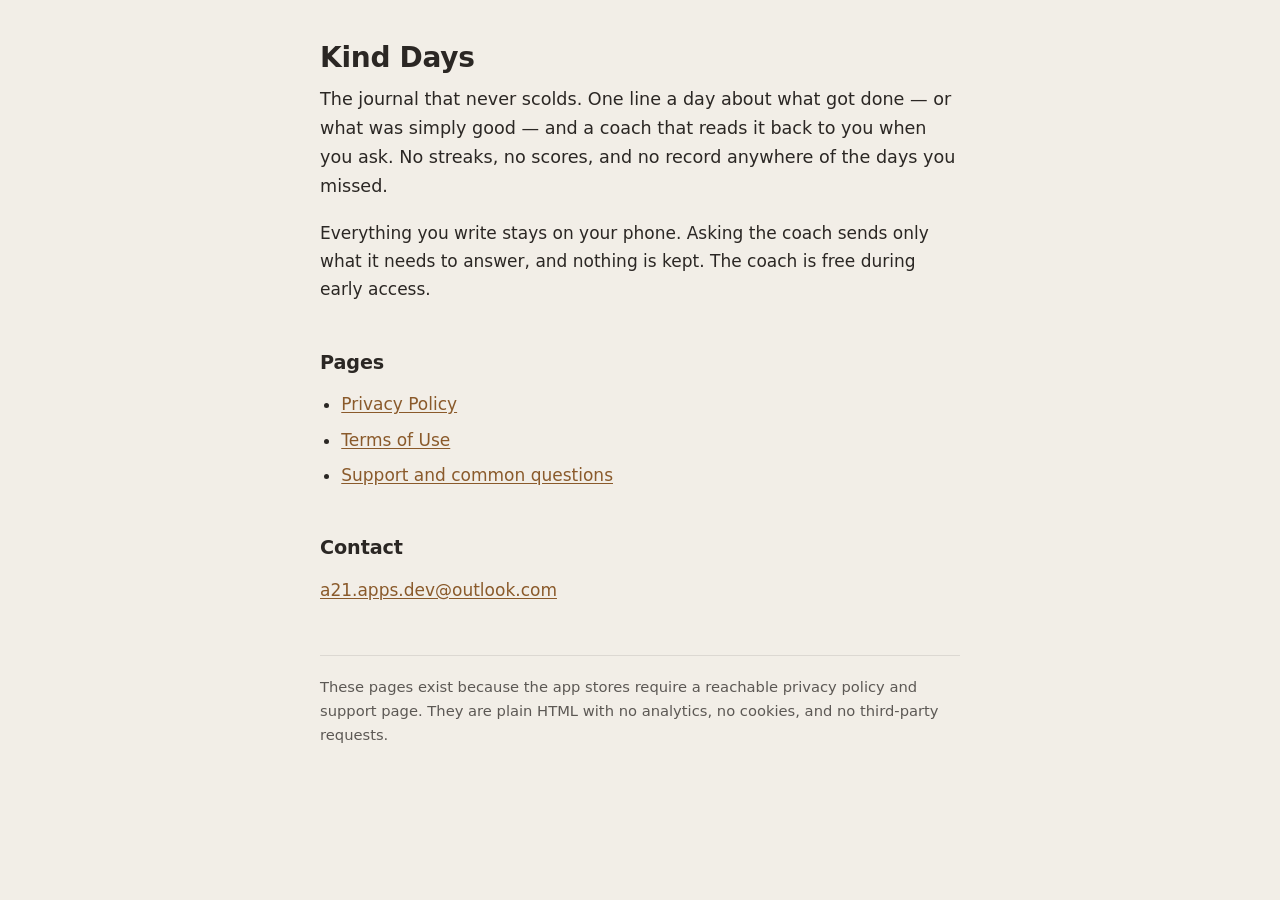
<file: index.html>
<!doctype html>
<html lang="en">
<head>
<meta charset="utf-8">
<meta name="viewport" content="width=device-width, initial-scale=1">
<title>Kind Days</title>
<meta name="description" content="Kind Days — the journal that never scolds, with a coach that remembers. Your data stays on your phone.">
<link rel="stylesheet" href="style.css">
</head>
<body>
<main>

<h1>Kind Days</h1>

<p class="lede">The journal that never scolds. One line a day about what got
done — or what was simply good — and a coach that reads it back to you when
you ask. No streaks, no scores, and no record anywhere of the days you
missed.</p>

<p>Everything you write stays on your phone. Asking the coach sends only what
it needs to answer, and nothing is kept. The coach is free during early
access.</p>

<h2>Pages</h2>

<ul>
  <li><a href="privacy-policy.html">Privacy Policy</a></li>
  <li><a href="terms.html">Terms of Use</a></li>
  <li><a href="support.html">Support and common questions</a></li>
</ul>

<h2>Contact</h2>

<p><a href="mailto:a21.apps.dev@outlook.com">a21.apps.dev@outlook.com</a></p>

<footer>
  These pages exist because the app stores require a reachable privacy policy
  and support page. They are plain HTML with no analytics, no cookies, and no
  third-party requests.
</footer>

</main>
</body>
</html>
</file>
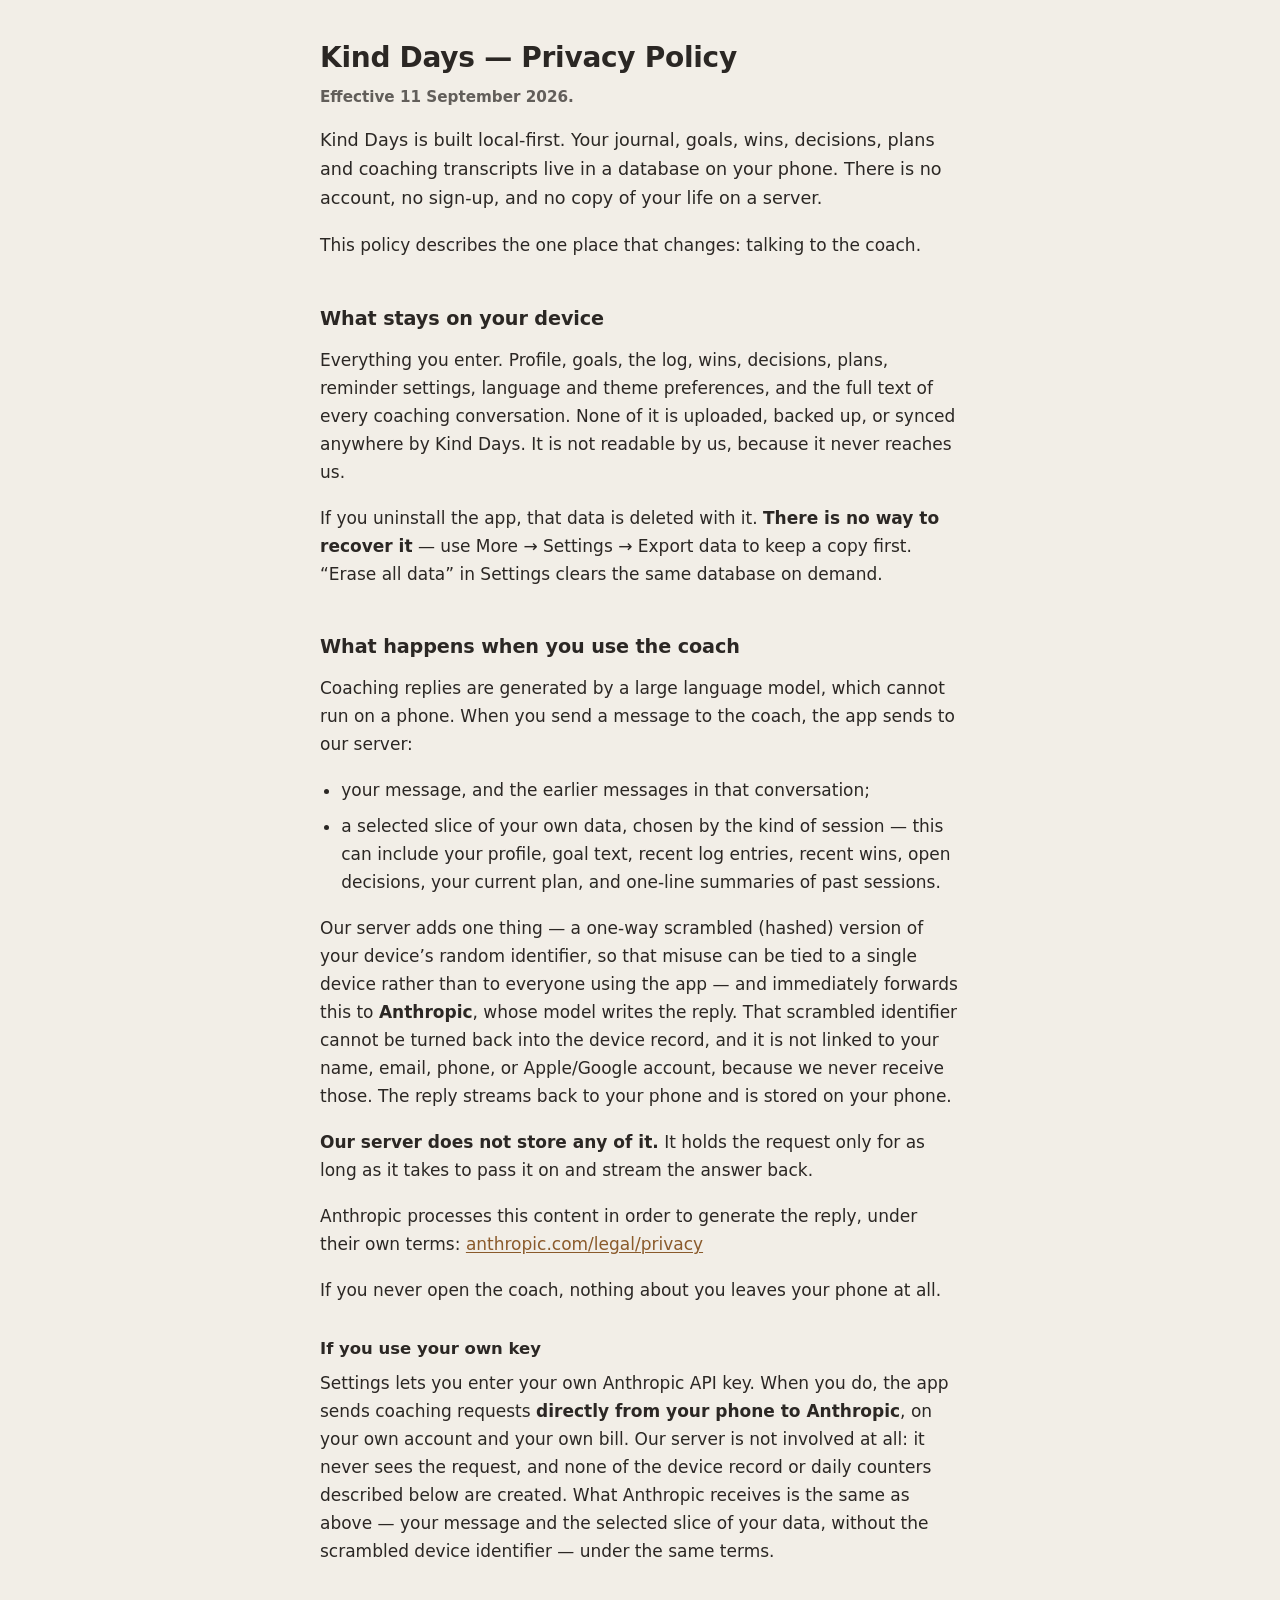
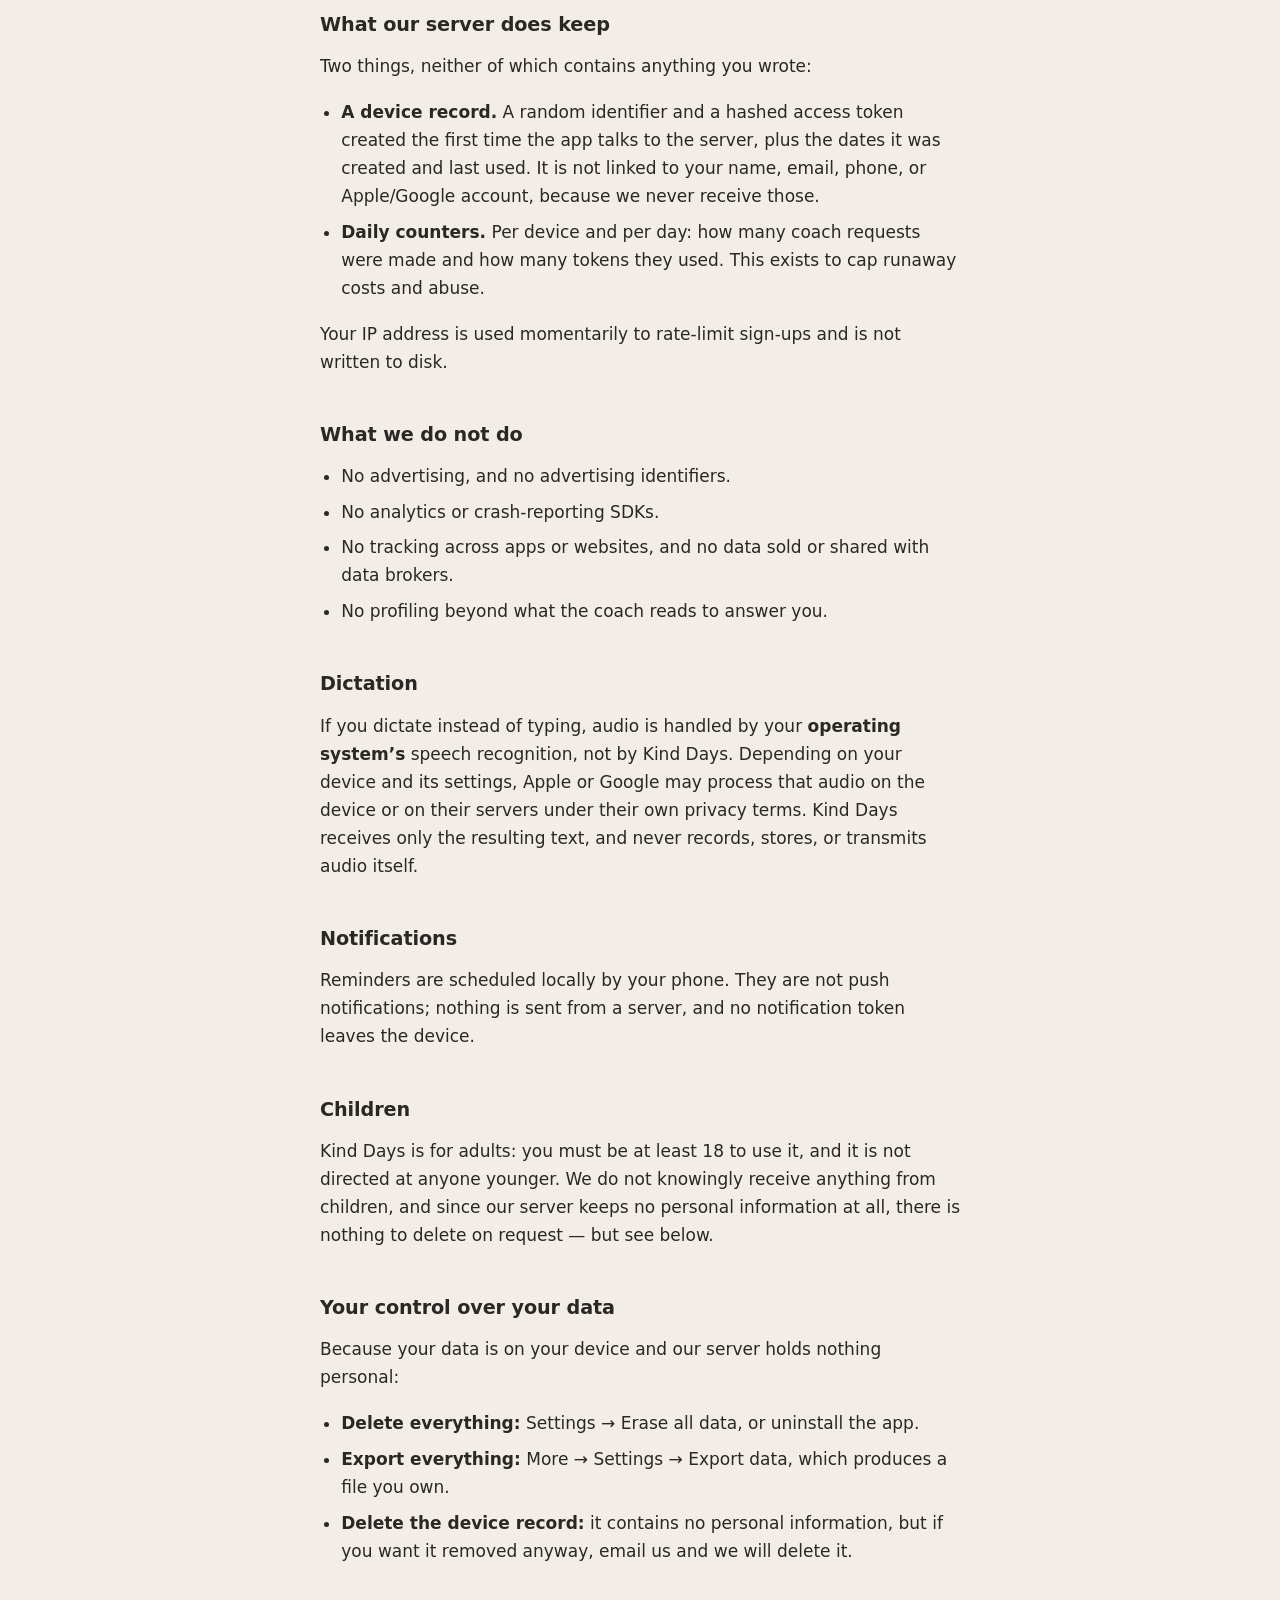
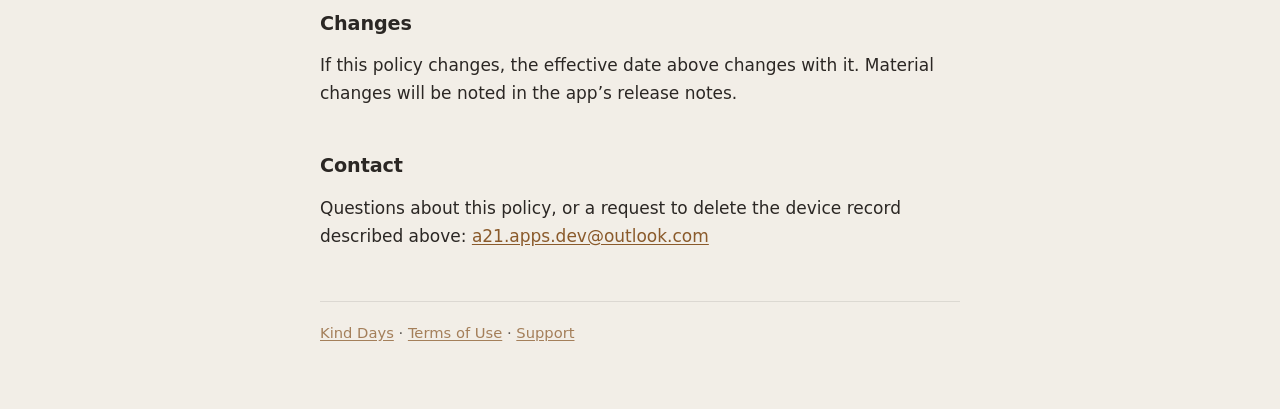
<file: privacy-policy.html>
<!doctype html>
<html lang="en">
<head>
<meta charset="utf-8">
<meta name="viewport" content="width=device-width, initial-scale=1">
<title>Privacy Policy — Kind Days</title>
<meta name="description" content="Kind Days is local-first: your journal, goals and coaching transcripts are stored on your phone, not on a server.">
<link rel="stylesheet" href="style.css">
</head>
<body>
<main>

<h1>Kind Days — Privacy Policy</h1>
<p class="meta"><strong>Effective 11 September 2026.</strong></p>

<p class="lede">Kind Days is built local-first. Your journal, goals, wins,
decisions, plans and coaching transcripts live in a database on your phone.
There is no account, no sign-up, and no copy of your life on a server.</p>

<p>This policy describes the one place that changes: talking to the coach.</p>

<h2>What stays on your device</h2>

<p>Everything you enter. Profile, goals, the log, wins, decisions, plans,
reminder settings, language and theme preferences, and the full text of every
coaching conversation. None of it is uploaded, backed up, or synced anywhere by
Kind Days. It is not readable by us, because it never reaches us.</p>

<p>If you uninstall the app, that data is deleted with it. <strong>There is no
way to recover it</strong> — use More → Settings → Export data to keep a copy first. “Erase all
data” in Settings clears the same database on demand.</p>

<h2>What happens when you use the coach</h2>

<p>Coaching replies are generated by a large language model, which cannot run on
a phone. When you send a message to the coach, the app sends to our server:</p>

<ul>
  <li>your message, and the earlier messages in that conversation;</li>
  <li>a selected slice of your own data, chosen by the kind of session — this
    can include your profile, goal text, recent log entries, recent wins, open
    decisions, your current plan, and one-line summaries of past sessions.</li>
</ul>

<p>Our server adds one thing — a one-way scrambled (hashed) version of your
device’s random identifier, so that misuse can be tied to a single device
rather than to everyone using the app — and immediately forwards this to
<strong>Anthropic</strong>, whose model writes the reply. That scrambled
identifier cannot be turned back into the device record, and it is not linked
to your name, email, phone, or Apple/Google account, because we never receive
those. The reply streams back to your phone and is stored on your phone.</p>

<p><strong>Our server does not store any of it.</strong> It holds the request
only for as long as it takes to pass it on and stream the answer back.</p>

<p>Anthropic processes this content in order to generate the reply, under their
own terms: <a href="https://www.anthropic.com/legal/privacy">anthropic.com/legal/privacy</a></p>

<p>If you never open the coach, nothing about you leaves your phone at all.</p>

<h3>If you use your own key</h3>

<p>Settings lets you enter your own Anthropic API key. When you do, the app
sends coaching requests <strong>directly from your phone to Anthropic</strong>,
on your own account and your own bill. Our server is not involved at all: it
never sees the request, and none of the device record or daily counters
described below are created. What Anthropic receives is the same as above —
your message and the selected slice of your data, without the scrambled device
identifier — under the same terms.</p>

<h2>What our server does keep</h2>

<p>Two things, neither of which contains anything you wrote:</p>

<ul>
  <li><strong>A device record.</strong> A random identifier and a hashed access
    token created the first time the app talks to the server, plus the dates it
    was created and last used. It is not linked to your name, email, phone, or
    Apple/Google account, because we never receive those.</li>
  <li><strong>Daily counters.</strong> Per device and per day: how many coach
    requests were made and how many tokens they used. This exists to cap
    runaway costs and abuse.</li>
</ul>

<p>Your IP address is used momentarily to rate-limit sign-ups and is not written
to disk.</p>

<h2>What we do not do</h2>

<ul>
  <li>No advertising, and no advertising identifiers.</li>
  <li>No analytics or crash-reporting SDKs.</li>
  <li>No tracking across apps or websites, and no data sold or shared with data
    brokers.</li>
  <li>No profiling beyond what the coach reads to answer you.</li>
</ul>

<h2>Dictation</h2>

<p>If you dictate instead of typing, audio is handled by your <strong>operating
system’s</strong> speech recognition, not by Kind Days. Depending on your device
and its settings, Apple or Google may process that audio on the device or on
their servers under their own privacy terms. Kind Days receives only the
resulting text, and never records, stores, or transmits audio itself.</p>

<h2>Notifications</h2>

<p>Reminders are scheduled locally by your phone. They are not push
notifications; nothing is sent from a server, and no notification token leaves
the device.</p>

<h2>Children</h2>

<p>Kind Days is for adults: you must be at least 18 to use it, and it is not
directed at anyone younger. We do not knowingly receive anything from children,
and since our server keeps no personal information at all, there is nothing to
delete on request — but see below.</p>

<h2>Your control over your data</h2>

<p>Because your data is on your device and our server holds nothing personal:</p>

<ul>
  <li><strong>Delete everything:</strong> Settings → Erase all data, or
    uninstall the app.</li>
  <li><strong>Export everything:</strong> More → Settings → Export data, which produces a file
    you own.</li>
  <li><strong>Delete the device record:</strong> it contains no personal
    information, but if you want it removed anyway, email us and we will delete
    it.</li>
</ul>

<h2>Changes</h2>

<p>If this policy changes, the effective date above changes with it. Material
changes will be noted in the app’s release notes.</p>

<h2>Contact</h2>

<p>Questions about this policy, or a request to delete the device record
described above:
<a href="mailto:a21.apps.dev@outlook.com">a21.apps.dev@outlook.com</a></p>

<footer>
  <a href="./">Kind Days</a> · <a href="terms.html">Terms of Use</a> · <a href="support.html">Support</a>
</footer>

</main>
</body>
</html>
</file>
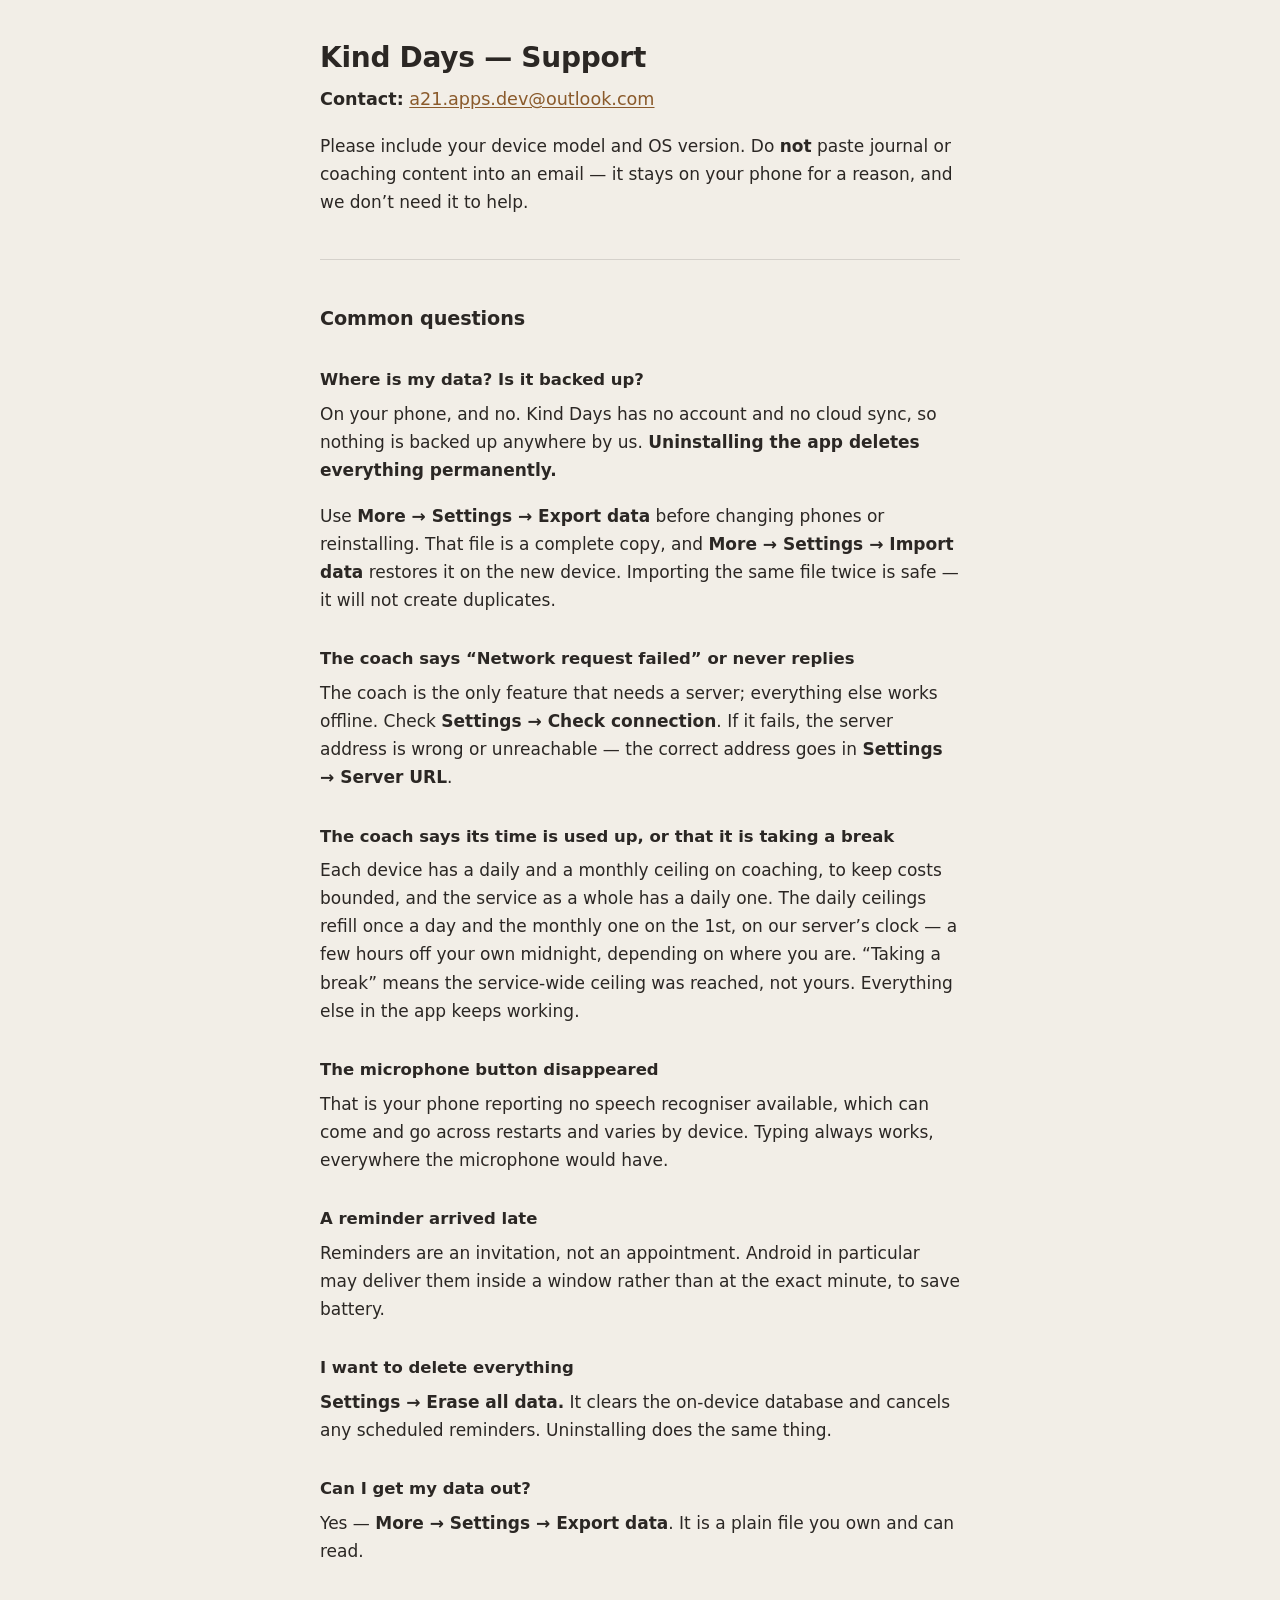
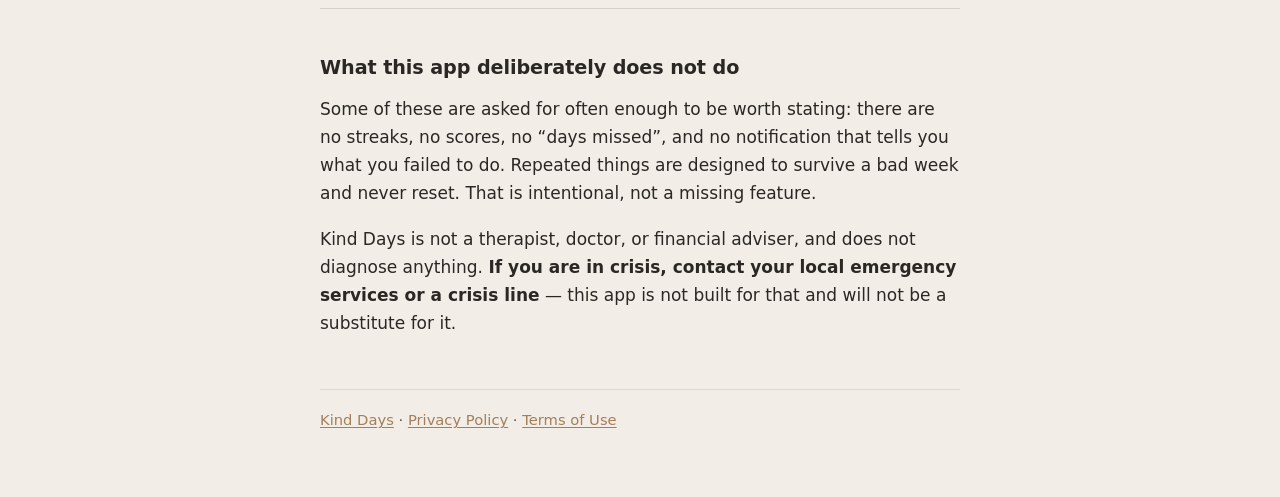
<file: support.html>
<!doctype html>
<html lang="en">
<head>
<meta charset="utf-8">
<meta name="viewport" content="width=device-width, initial-scale=1">
<title>Support — Kind Days</title>
<meta name="description" content="Support and common questions for Kind Days, including where your data lives and how to move it between phones.">
<link rel="stylesheet" href="style.css">
</head>
<body>
<main>

<h1>Kind Days — Support</h1>

<p class="lede"><strong>Contact:</strong>
<a href="mailto:a21.apps.dev@outlook.com">a21.apps.dev@outlook.com</a></p>

<p>Please include your device model and OS version. Do <strong>not</strong>
paste journal or coaching content into an email — it stays on your phone for a
reason, and we don’t need it to help.</p>

<hr>

<h2>Common questions</h2>

<h3>Where is my data? Is it backed up?</h3>

<p>On your phone, and no. Kind Days has no account and no cloud sync, so
nothing is backed up anywhere by us. <strong>Uninstalling the app deletes
everything permanently.</strong></p>

<p>Use <strong>More → Settings → Export data</strong> before changing phones or reinstalling.
That file is a complete copy, and <strong>More → Settings → Import data</strong> restores it on
the new device. Importing the same file twice is safe — it will not create
duplicates.</p>

<h3>The coach says “Network request failed” or never replies</h3>

<p>The coach is the only feature that needs a server; everything else works
offline. Check <strong>Settings → Check connection</strong>. If it fails, the
server address is wrong or unreachable — the correct address goes in
<strong>Settings → Server URL</strong>.</p>

<h3>The coach says its time is used up, or that it is taking a break</h3>

<p>Each device has a daily and a monthly ceiling on coaching, to keep costs
bounded, and the service as a whole has a daily one. The daily ceilings refill
once a day and the monthly one on the 1st, on our server’s clock — a few hours
off your own midnight, depending on where you are. “Taking a break” means the
service-wide ceiling was reached, not yours. Everything else in the app keeps
working.</p>

<h3>The microphone button disappeared</h3>

<p>That is your phone reporting no speech recogniser available, which can come
and go across restarts and varies by device. Typing always works, everywhere
the microphone would have.</p>

<h3>A reminder arrived late</h3>

<p>Reminders are an invitation, not an appointment. Android in particular may
deliver them inside a window rather than at the exact minute, to save
battery.</p>

<h3>I want to delete everything</h3>

<p><strong>Settings → Erase all data.</strong> It clears the on-device database
and cancels any scheduled reminders. Uninstalling does the same thing.</p>

<h3>Can I get my data out?</h3>

<p>Yes — <strong>More → Settings → Export data</strong>. It is a plain file you own and can
read.</p>

<hr>

<h2>What this app deliberately does not do</h2>

<p>Some of these are asked for often enough to be worth stating: there are no
streaks, no scores, no “days missed”, and no notification that tells you what
you failed to do. Repeated things are designed to survive a bad week and never
reset. That is intentional, not a missing feature.</p>

<p>Kind Days is not a therapist, doctor, or financial adviser, and does not
diagnose anything. <strong>If you are in crisis, contact your local emergency
services or a crisis line</strong> — this app is not built for that and will not
be a substitute for it.</p>

<footer>
  <a href="./">Kind Days</a> · <a href="privacy-policy.html">Privacy Policy</a> · <a href="terms.html">Terms of Use</a>
</footer>

</main>
</body>
</html>
</file>
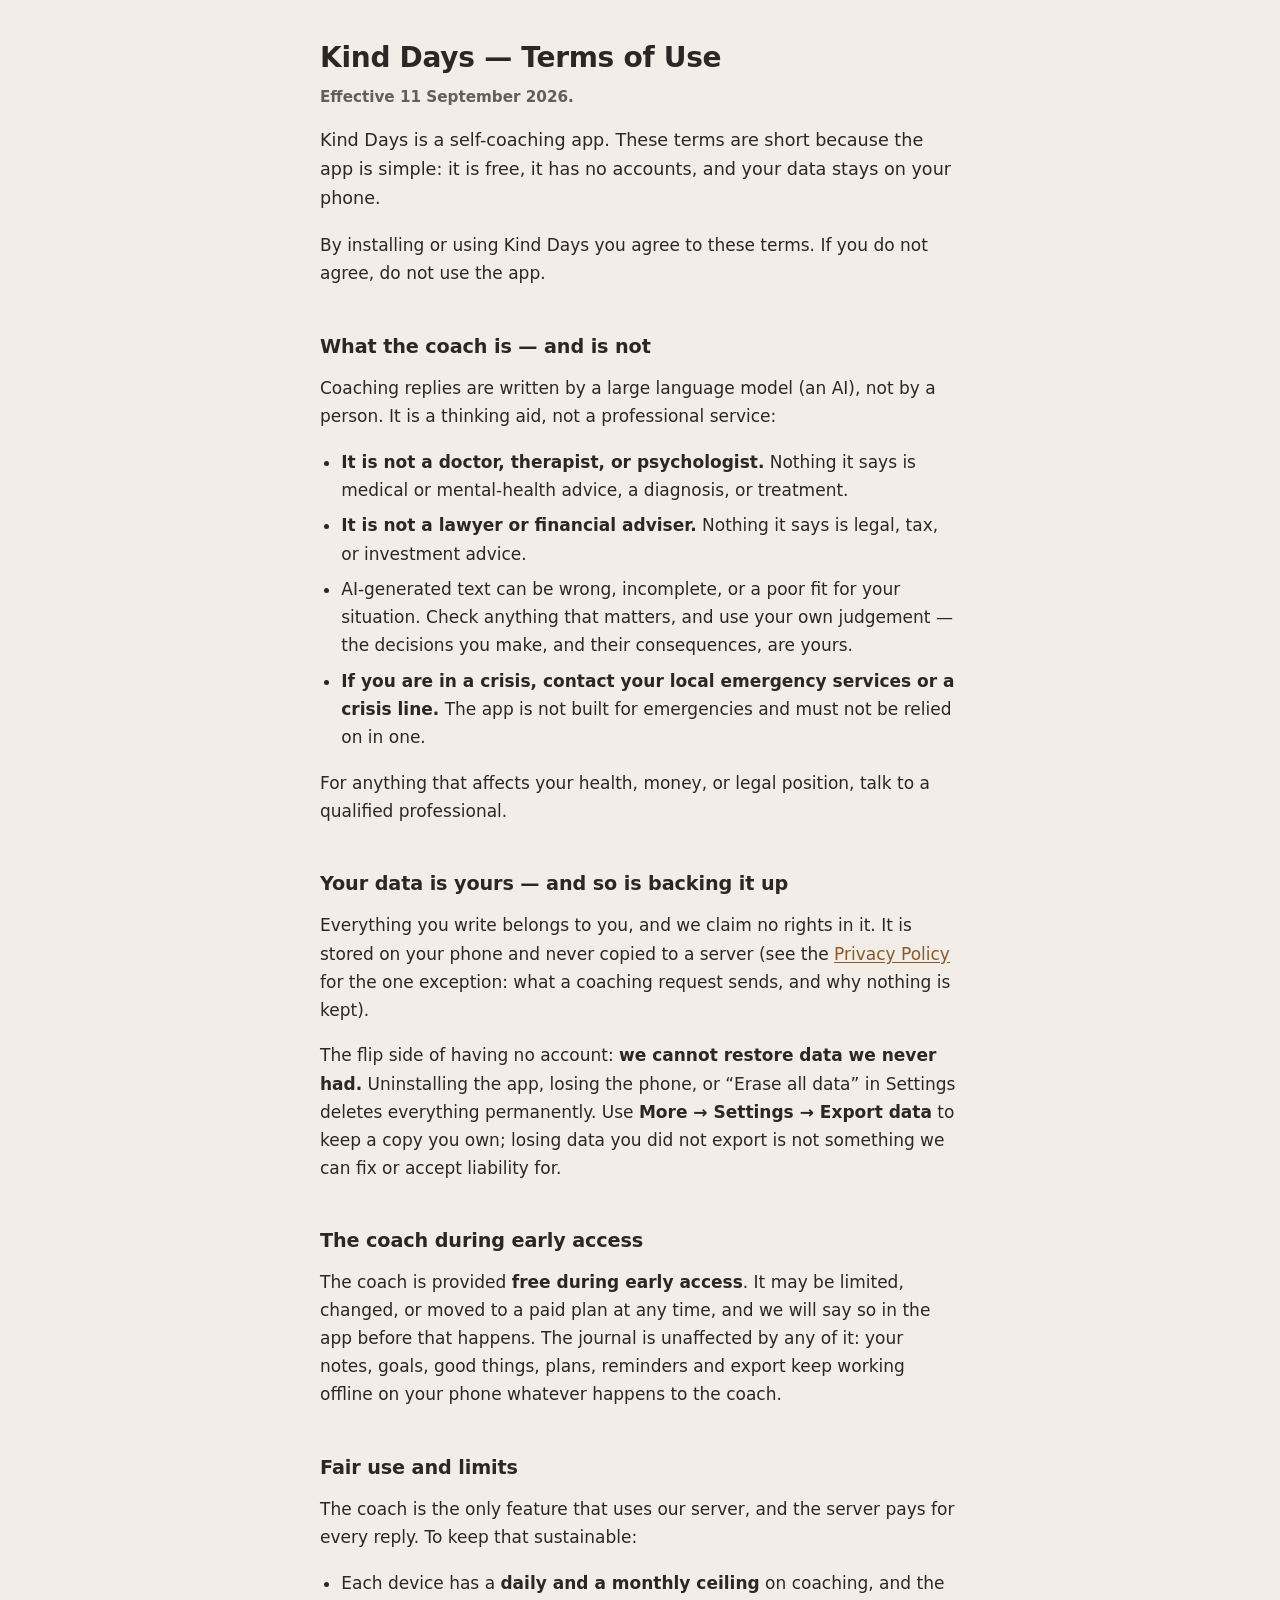
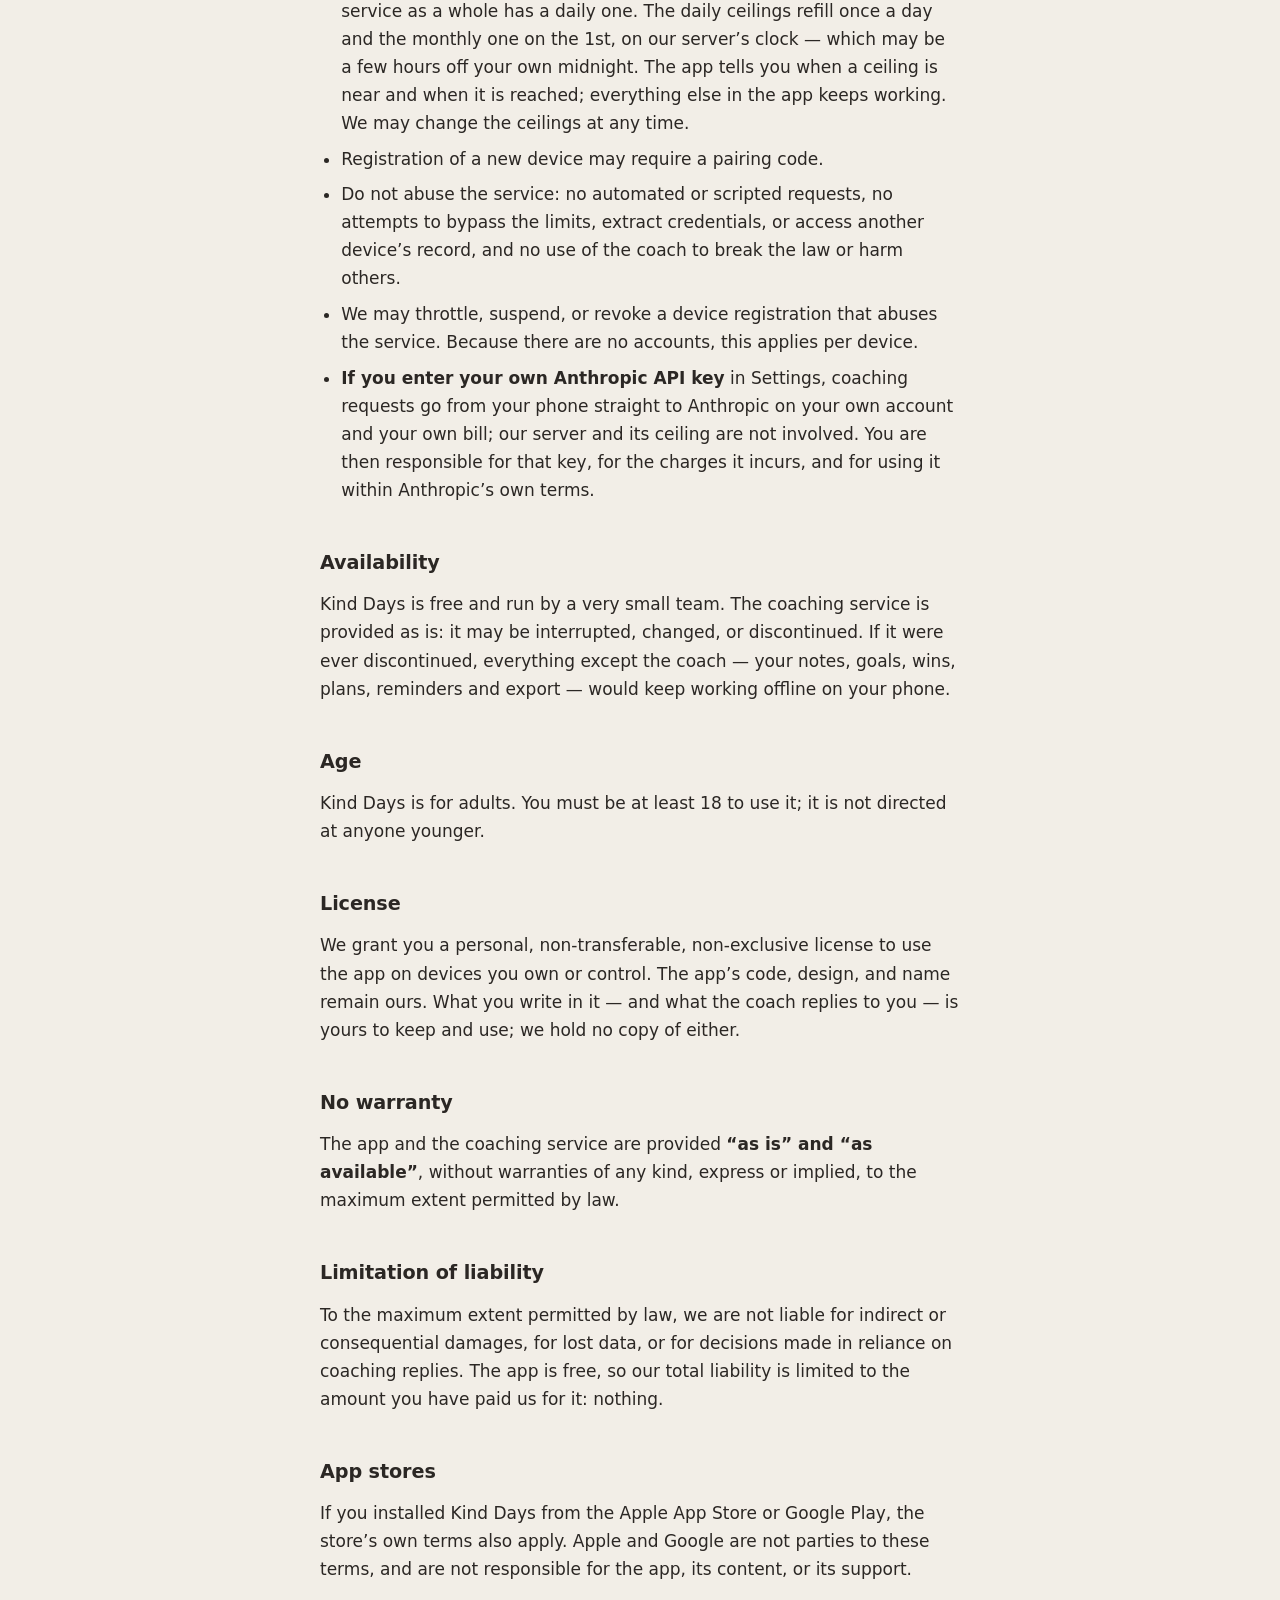
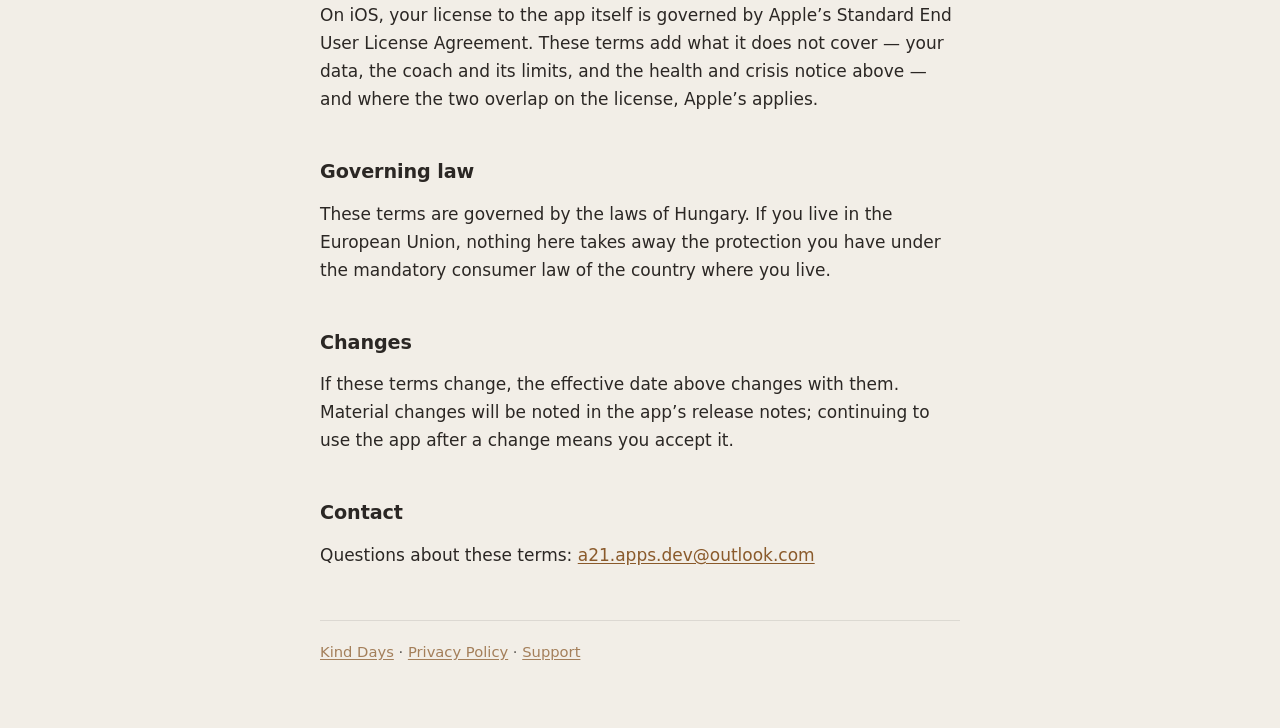
<file: terms.html>
<!doctype html>
<html lang="en">
<head>
<meta charset="utf-8">
<meta name="viewport" content="width=device-width, initial-scale=1">
<title>Terms of Use — Kind Days</title>
<meta name="description" content="Kind Days terms of use: the coach is an AI and not a professional adviser, it is free during early access, your data stays on your phone, and the service has fair-use limits.">
<link rel="stylesheet" href="style.css">
</head>
<body>
<main>

<h1>Kind Days — Terms of Use</h1>
<p class="meta"><strong>Effective 11 September 2026.</strong></p>

<p class="lede">Kind Days is a self-coaching app. These terms are short because
the app is simple: it is free, it has no accounts, and your data stays on your
phone.</p>

<p>By installing or using Kind Days you agree to these terms. If you do not
agree, do not use the app.</p>

<h2>What the coach is — and is not</h2>

<p>Coaching replies are written by a large language model (an AI), not by a
person. It is a thinking aid, not a professional service:</p>

<ul>
  <li><strong>It is not a doctor, therapist, or psychologist.</strong> Nothing
    it says is medical or mental-health advice, a diagnosis, or treatment.</li>
  <li><strong>It is not a lawyer or financial adviser.</strong> Nothing it says
    is legal, tax, or investment advice.</li>
  <li>AI-generated text can be wrong, incomplete, or a poor fit for your
    situation. Check anything that matters, and use your own judgement — the
    decisions you make, and their consequences, are yours.</li>
  <li><strong>If you are in a crisis, contact your local emergency services or a
    crisis line.</strong> The app is not built for emergencies and must not be
    relied on in one.</li>
</ul>

<p>For anything that affects your health, money, or legal position, talk to a
qualified professional.</p>

<h2>Your data is yours — and so is backing it up</h2>

<p>Everything you write belongs to you, and we claim no rights in it. It is
stored on your phone and never copied to a server (see the
<a href="privacy-policy.html">Privacy Policy</a> for the one exception: what a
coaching request sends, and why nothing is kept).</p>

<p>The flip side of having no account: <strong>we cannot restore data we never
had.</strong> Uninstalling the app, losing the phone, or “Erase all data” in
Settings deletes everything permanently. Use <strong>More → Settings → Export data</strong> to
keep a copy you own; losing data you did not export is not something we can fix
or accept liability for.</p>

<h2>The coach during early access</h2>

<p>The coach is provided <strong>free during early access</strong>. It may be
limited, changed, or moved to a paid plan at any time, and we will say so in
the app before that happens. The journal is unaffected by any of it: your
notes, goals, good things, plans, reminders and export keep working offline on
your phone whatever happens to the coach.</p>

<h2>Fair use and limits</h2>

<p>The coach is the only feature that uses our server, and the server pays for
every reply. To keep that sustainable:</p>

<ul>
  <li>Each device has a <strong>daily and a monthly ceiling</strong> on
    coaching, and the service as a whole has a daily one. The daily ceilings
    refill once a day and the monthly one on the 1st, on our server’s clock
    — which may be a few hours off your own midnight. The app tells you when
    a ceiling is near and when it is reached; everything else in the app
    keeps working. We may change the ceilings at any time.</li>
  <li>Registration of a new device may require a pairing code.</li>
  <li>Do not abuse the service: no automated or scripted requests, no attempts
    to bypass the limits, extract credentials, or access another device’s
    record, and no use of the coach to break the law or harm others.</li>
  <li>We may throttle, suspend, or revoke a device registration that abuses
    the service. Because there are no accounts, this applies per device.</li>
  <li><strong>If you enter your own Anthropic API key</strong> in Settings,
    coaching requests go from your phone straight to Anthropic on your own
    account and your own bill; our server and its ceiling are not involved.
    You are then responsible for that key, for the charges it incurs, and for
    using it within Anthropic’s own terms.</li>
</ul>

<h2>Availability</h2>

<p>Kind Days is free and run by a very small team. The coaching service is
provided as is: it may be interrupted, changed, or discontinued. If it were
ever discontinued, everything except the coach — your notes, goals, wins,
plans, reminders and export — would keep working offline on your phone.</p>

<h2>Age</h2>

<p>Kind Days is for adults. You must be at least 18 to use it; it is not
directed at anyone younger.</p>

<h2>License</h2>

<p>We grant you a personal, non-transferable, non-exclusive license to use the
app on devices you own or control. The app’s code, design, and name remain
ours. What you write in it — and what the coach replies to you — is yours to
keep and use; we hold no copy of either.</p>

<h2>No warranty</h2>

<p>The app and the coaching service are provided <strong>“as is” and “as
available”</strong>, without warranties of any kind, express or implied, to the
maximum extent permitted by law.</p>

<h2>Limitation of liability</h2>

<p>To the maximum extent permitted by law, we are not liable for indirect or
consequential damages, for lost data, or for decisions made in reliance on
coaching replies. The app is free, so our total liability is limited to the
amount you have paid us for it: nothing.</p>

<h2>App stores</h2>

<p>If you installed Kind Days from the Apple App Store or Google Play, the
store’s own terms also apply. Apple and Google are not parties to these terms,
and are not responsible for the app, its content, or its support.</p>

<p>On iOS, your license to the app itself is governed by Apple’s Standard End
User License Agreement. These terms add what it does not cover — your data,
the coach and its limits, and the health and crisis notice above — and where
the two overlap on the license, Apple’s applies.</p>

<h2>Governing law</h2>

<p>These terms are governed by the laws of Hungary. If you live in the European
Union, nothing here takes away the protection you have under the mandatory
consumer law of the country where you live.</p>

<h2>Changes</h2>

<p>If these terms change, the effective date above changes with them. Material
changes will be noted in the app’s release notes; continuing to use the app
after a change means you accept it.</p>

<h2>Contact</h2>

<p>Questions about these terms:
<a href="mailto:a21.apps.dev@outlook.com">a21.apps.dev@outlook.com</a></p>

<footer>
  <a href="./">Kind Days</a> · <a href="privacy-policy.html">Privacy Policy</a> · <a href="support.html">Support</a>
</footer>

</main>
</body>
</html>
</file>
<file: style.css>
/*
 * One stylesheet, no web fonts, no CDN, no analytics. Deliberate: these pages
 * are the privacy policy and support page for an app whose whole claim is that
 * it doesn't phone home. A Google Fonts <link> here would make a request to a
 * third party on the very page promising it doesn't — so everything is local
 * and the system font stack does the work.
 */

:root { color-scheme: light dark; }

* { box-sizing: border-box; }

body {
  margin: 0;
  padding: 2.5rem 1.25rem 4rem;
  font-family: ui-sans-serif, system-ui, -apple-system, "Segoe UI", Roboto,
    "Helvetica Neue", Arial, sans-serif;
  font-size: 1.0625rem;
  line-height: 1.65;
  /* softLight.bg / softDark.bg from the app's theme.ts, so the pages read as
     part of the same product rather than a bolted-on legal appendix. */
  background: #f2eee7;
  color: #2b2724;
  -webkit-text-size-adjust: 100%;
}

main { max-width: 40rem; margin: 0 auto; }

h1 {
  font-size: 1.75rem;
  line-height: 1.25;
  letter-spacing: -0.01em;
  margin: 0 0 0.35em;
}

h2 {
  font-size: 1.2rem;
  letter-spacing: -0.005em;
  margin: 2.25em 0 0.6em;
}

h3 { font-size: 1.03rem; margin: 1.9em 0 0.4em; }

p, ul, ol { margin: 0 0 1.05em; }
ul { padding-left: 1.25em; }
li { margin-bottom: 0.45em; }

a { color: #8a5a2b; text-underline-offset: 2px; }
a:hover { text-decoration-thickness: 2px; }

strong { font-weight: 650; }

hr {
  border: 0;
  border-top: 1px solid rgba(0, 0, 0, 0.12);
  margin: 2.5em 0;
}

.lede { font-size: 1.1rem; }
.meta { font-size: 0.95rem; opacity: 0.72; }

.nav { margin: 0 0 2em; font-size: 0.95rem; }

footer {
  margin-top: 3.5em;
  padding-top: 1.25em;
  border-top: 1px solid rgba(0, 0, 0, 0.12);
  font-size: 0.92rem;
  opacity: 0.75;
}

@media (prefers-color-scheme: dark) {
  body { background: #191817; color: #e6e1d9; }
  a { color: #d8a76a; }
  hr, footer { border-color: rgba(255, 255, 255, 0.14); }
}
</file>
